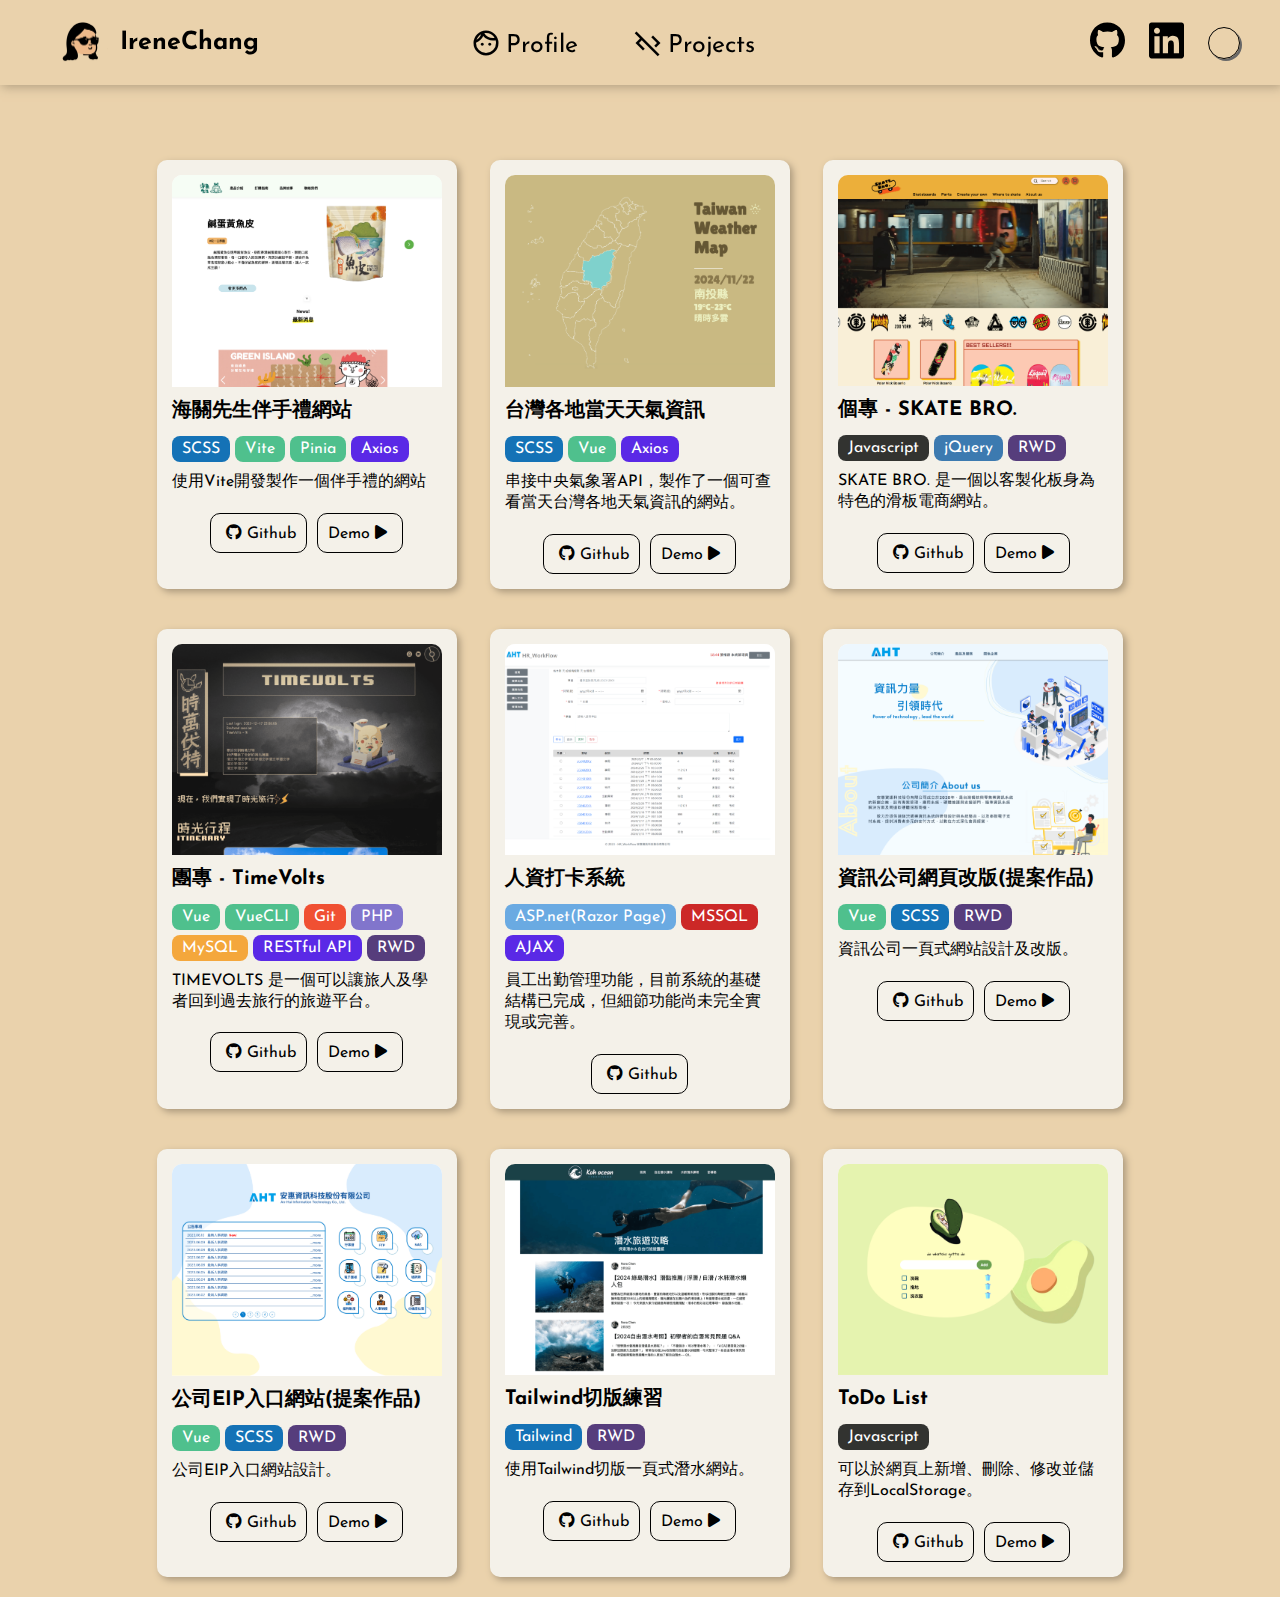
<file: projects.html>
<!DOCTYPE html>
<html lang="en">
  <head>
    <meta charset="UTF-8" />
    <meta name="viewport" content="width=device-width, initial-scale=1.0" />
    <title>Irene's Resume</title>
    <link rel="icon" href="/pic/Open-Peeps-Avatar.ico" type="image/x-icon" / >
    <link rel="stylesheet" href="reset.css" />
    <link rel="stylesheet" href="header.css" />
    <link
      href="https://cdnjs.cloudflare.com/ajax/libs/font-awesome/6.5.0/css/all.min.css"
      rel="stylesheet"
    />
    <script src="all.js"></script>
    <style>
      body {
        background-color: #ead2ac;
      }
      .main-container {
        padding-top: 140px;
        max-width: 1000px;
        margin: auto;
      }
      .project {
        display: flex;
        flex-wrap: wrap;
        justify-content: center;
      }
      .project-item {
        width: 300px;
        margin: 20px auto;
        /* border: 2px solid #cebb9c37; */
        border-radius: 10px;
        padding: 15px;
        box-sizing: border-box;
        background-color: #f4f1e9;
        box-shadow: 3px 3px 7px #aa987c;
        transition: 0.3s;
      }
      .project-item:hover {
        transform: scale(1.02);
      }
      .project-item img {
        width: 100%;
        background-size: cover;
        background-position: top;
        background-color: #fff;
        border-radius: 10px 10px 0 0;
      }
      .project-item h2 {
        font-size: 20px;
        margin: 10px 0;
      }
      .project-item .skill span {
        display: inline-block;
        /* border: 2px solid rgb(155, 154, 154); */
        border-radius: 8px;
        padding: 5px 10px;
        margin-top: 5px;
        text-align: center;
        color: #fff;
      }
      .project-item p {
        margin: 10px 0;
        line-height: 1.3;
      }
      .project-item .demo-btn {
        display: flex;
        justify-content: center;
      }
      .project-item .demo-btn a {
        border: 1px solid black;
        margin: 10px 5px 0 5px;
        border-radius: 10px;
        padding: 10px;
        cursor: pointer;
        &:hover {
          background-color: #fffffff5;
        }
        i {
          margin: 0 5px;
        }
      }
      .vue {
        background-color: #4fc08d;
      }
      .css {
        background-color: #1472b6;
      }
      .js {
        background-color: #323330;
      }
      .api {
        background-color: #5a29e6;
      }
      .mssql {
        background-color: #cc2827;
      }
      .mysql {
        background-color: #f4a73c;
      }
      .git {
        background-color: #f05032;
      }
      .rwd {
        background-color: #563d7c;
      }
      .jquery {
        background-color: #3c7ab0;
      }
      .asp {
        background-color: #6aaae2;
      }
      .php {
        background-color: #8175cc;
      }
    </style>
  </head>
  <body>
    <!-- navbar -->
    <header class="main-header">
      <div class="container">
        <div class="logo">
          <a href="index.html">
            <img src="pic/home.png" alt="home" />
            <h1>IreneChang</h1>
          </a>
        </div>
        <nav class="main-nav">
          <ul>
            <li>
              <a href="index.html"
                ><span class="material-symbols-outlined">face</span>Profile</a
              >
            </li>
            <li>
              <a href="projects.html"
                ><span class="material-symbols-outlined"> code_off </span
                >Projects</a
              >
            </li>
          </ul>
        </nav>
        <div class="link">
          <a target="_blank" href="https://github.com/irene0103"
            ><img src="pic/github.svg" alt="github"
          /></a>
          <a
            target="_blank"
            href="https://www.linkedin.com/in/irene-chang-b7086519b/"
            ><img src="pic/linkedin.svg" alt="linkedin"
          /></a>
          <button id="change" onclick="changeBackgroundColor()"></button>
        </div>
      </div>
    </header>
    <main class="main-container">
      <section class="project">
        <div class="project-item">
          <img src="pic/seaturtle.png" alt="seaturtle" />
          <h2>海關先生伴手禮網站</h2>
          <div class="skill">
            <span class="css">SCSS</span>
            <span class="vue">Vite</span>
            <span class="vue">Pinia</span>
            <span class="api">Axios</span>
          </div>
          <p>使用Vite開發製作一個伴手禮的網站</p>
          <div class="demo-btn">
            <a target="_blank" href="https://github.com/irene0103/Mr.Seaturtle"
              ><i class="fa-brands fa-github"></i>Github</a
            >
            <a target="_blank" href="https://mrseaturtle.netlify.app/"
              >Demo<i class="fa-solid fa-play"></i
            ></a>
          </div>
        </div>
        <div class="project-item">
          <img src="pic/weather.png" alt="weather" />
          <h2>台灣各地當天天氣資訊</h2>
          <div class="skill">
            <span class="css">SCSS</span>
            <span class="vue">Vue</span>
            <span class="api">Axios</span>
          </div>
          <p>串接中央氣象署API，製作了一個可查看當天台灣各地天氣資訊的網站。</p>
          <div class="demo-btn">
            <a
              target="_blank"
              href="https://github.com/irene0103/Taiwan_weather"
              ><i class="fa-brands fa-github"></i>Github</a
            >
            <a target="_blank" href="https://taiwantodayweather.netlify.app/"
              >Demo<i class="fa-solid fa-play"></i
            ></a>
          </div>
        </div>
        <div class="project-item">
          <img src="pic/SKATE-BRO_ index 1.png" alt="skate bro." />
          <h2>個專 - SKATE BRO.</h2>
          <div class="skill">
            <span class="js">Javascript</span>
            <span class="jquery">jQuery</span>
            <span class="rwd">RWD</span>
          </div>
          <p>SKATE BRO. 是一個以客製化板身為特色的滑板電商網站。</p>
          <div class="demo-btn">
            <a target="_blank" href="https://github.com/irene0103/17_-SKATE-BRO"
              ><i class="fa-brands fa-github"></i>Github</a
            >
            <a target="_blank" href="https://irene0103.github.io/17_-SKATE-BRO/"
              >Demo<i class="fa-solid fa-play"></i
            ></a>
          </div>
        </div>
        <div class="project-item">
          <img src="pic/Timevolts_index 1.png" alt="Timevolts" />
          <h2>團專 - TimeVolts</h2>
          <div class="skill">
            <span class="vue">Vue</span>
            <span class="vue">VueCLI</span>
            <span class="git">Git</span>
            <span class="php">PHP</span>
            <span class="mysql">MySQL</span>
            <span class="api">RESTful API</span>
            <span class="rwd">RWD</span>
          </div>
          <p>TIMEVOLTS 是一個可以讓旅人及學者回到過去旅行的旅遊平台。</p>
          <div class="demo-btn">
            <a
              target="_blank"
              href="https://github.com/irene0103/timevolts_pika"
              ><i class="fa-brands fa-github"></i>Github</a
            >
            <a target="_blank" href="https://tibamef2e.com/cgd103/g3/Home"
              >Demo<i class="fa-solid fa-play"></i
            ></a>
          </div>
        </div>
        <div class="project-item">
          <img src="pic/HR_Workflow.png" alt="AHT" />
          <h2>人資打卡系統</h2>
          <div class="skill">
            <span class="asp">ASP.net(Razor Page)</span>
            <span class="mssql">MSSQL</span>
            <span class="api">AJAX</span>
          </div>
          <p>
            員工出勤管理功能，目前系統的基礎結構已完成，但細節功能尚未完全實現或完善。
          </p>
          <div class="demo-btn">
            <a target="_blank" href="https://github.com/irene0103/HR_WorkFlow"
              ><i class="fa-brands fa-github"></i>Github</a
            >
            <!-- <a target="_blank" href="https://aht-website.netlify.app">Demo</a> -->
          </div>
        </div>
        <div class="project-item">
          <img src="pic/AHT_index 1.png" alt="AHT" />
          <h2>資訊公司網頁改版(提案作品)</h2>
          <div class="skill">
            <span class="vue">Vue</span>
            <span class="css">SCSS</span>
            <span class="rwd">RWD</span>
          </div>
          <p>資訊公司一頁式網站設計及改版。</p>
          <div class="demo-btn">
            <a target="_blank" href="https://github.com/irene0103/aht-index"
              ><i class="fa-brands fa-github"></i>Github</a
            >
            <a target="_blank" href="https://aht-website.netlify.app"
              >Demo<i class="fa-solid fa-play"></i
            ></a>
          </div>
        </div>
        <div class="project-item">
          <img src="pic/aht_eip.png" alt="AHT EIP" />
          <h2>公司EIP入口網站(提案作品)</h2>
          <div class="skill">
            <span class="vue">Vue</span>
            <span class="css">SCSS</span>
            <span class="rwd">RWD</span>
          </div>
          <p>公司EIP入口網站設計。</p>
          <div class="demo-btn">
            <a target="_blank" href="https://github.com/irene0103/AHT-EIP"
              ><i class="fa-brands fa-github"></i>Github</a
            >
            <a target="_blank" href="https://aht-eip.netlify.app/"
              >Demo<i class="fa-solid fa-play"></i
            ></a>
          </div>
        </div>
        <div class="project-item">
          <img src="pic/tailwind.png" alt="tailwind" />
          <h2>Tailwind切版練習</h2>
          <div class="skill">
            <span class="css">Tailwind</span>
            <span class="rwd">RWD</span>
          </div>
          <p>使用Tailwind切版一頁式潛水網站。</p>
          <div class="demo-btn">
            <a
              target="_blank"
              href="https://github.com/irene0103/Tailwind_practice"
              ><i class="fa-brands fa-github"></i>Github</a
            >
            <a target="_blank" href="https://tailwind-practicee.netlify.app/"
              >Demo<i class="fa-solid fa-play"></i
            ></a>
          </div>
        </div>
        <div class="project-item">
          <img src="pic/todolist.png" alt="todolist" />
          <h2>ToDo List</h2>
          <div class="skill">
            <span class="js">Javascript</span>
          </div>
          <p>可以於網頁上新增、刪除、修改並儲存到LocalStorage。</p>
          <div class="demo-btn">
            <a target="_blank" href="https://github.com/irene0103/ToDoLIst"
              ><i class="fa-brands fa-github"></i>Github</a
            >
            <a
              target="_blank"
              href="https://irene0103.github.io/ToDoLIst/ToDoList.html"
              >Demo<i class="fa-solid fa-play"></i
            ></a>
          </div>
        </div>
      </section>
    </main>
  </body>
</html>
</file>
<file: header.css>
@import url("https://fonts.googleapis.com/css2?family=Material+Symbols+Outlined:opsz,wght,FILL,GRAD@24,400,0,0");
/* 英文字體 */
@import url("https://fonts.googleapis.com/css2?family=Josefin+Sans:ital,wght@0,100..700;1,100..700&display=swap");
* {
  font-family: "Josefin Sans", sans-serif;
  color: black;
}
.main-header {
  width: 100%;
  /* background-color: #ffffffd1; */
  -webkit-backdrop-filter: blur(5px);
  backdrop-filter: blur(5px);
  box-shadow: 2px 2px 10px #a59376d1;
  position: fixed;
  z-index: 100;
}
.container {
  max-width: 1200px;
  display: flex;
  margin: auto;
}
.logo {
  padding: 20px;
  width: 50px;
}
.logo a {
  display: flex;
  align-items: baseline;
}
.logo img {
  width: 100%;
}
.logo h1 {
  font-size: 25px;
  padding: 10px;
  align-self: center;
}
.main-nav {
  margin: auto;
}
.main-nav ul {
  display: flex;
  align-items: baseline;
}
.main-nav ul li a {
  font-size: 25px;
  padding: 0 1em;
}
.material-symbols-outlined {
  font-variation-settings: "FILL" 0, "wght" 400, "GRAD" 0, "opsz" 24;
  font-size: 30px;
  vertical-align: bottom;
  margin: 0 5px;
}
.link {
  width: 150px;
  display: flex;
  align-items: center;
}
.link img {
  width: 60%;
}
.link #change {
  border-radius: 50%;
  background: none;
  padding: 15px;
  cursor: pointer;
  border: 1.5px solid black;
  box-shadow: 2px 2px 0px #676767;
  transform: translate(0, 0);
  transition: all 0.2s cubic-bezier(0.15, 0.62, 0.43, 0.8);
  &:hover {
    box-shadow: 0 0;
    transform: translate(2px, 2px);
  }
}
@media (max-width: 768px) {
  .logo h1,
  .container .link,
  .main-nav span {
    display: none;
  }
}
</file>
